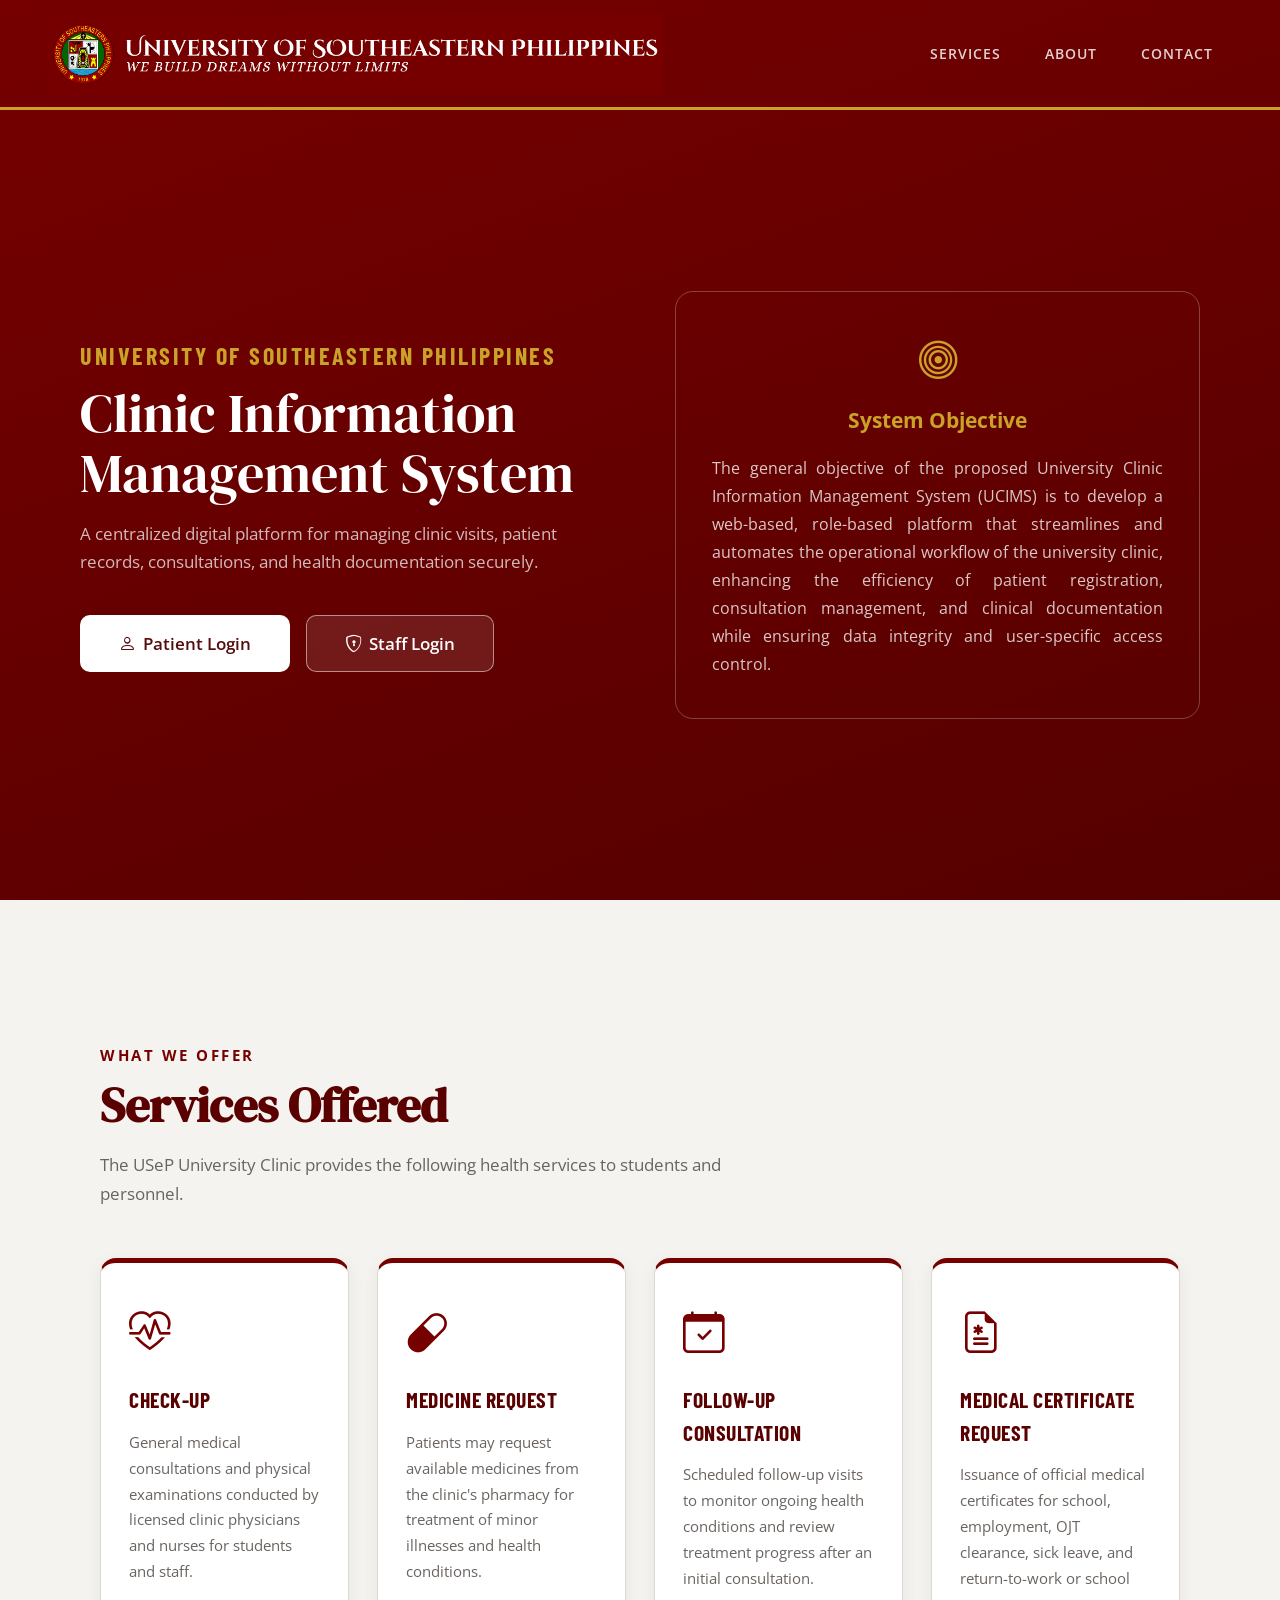
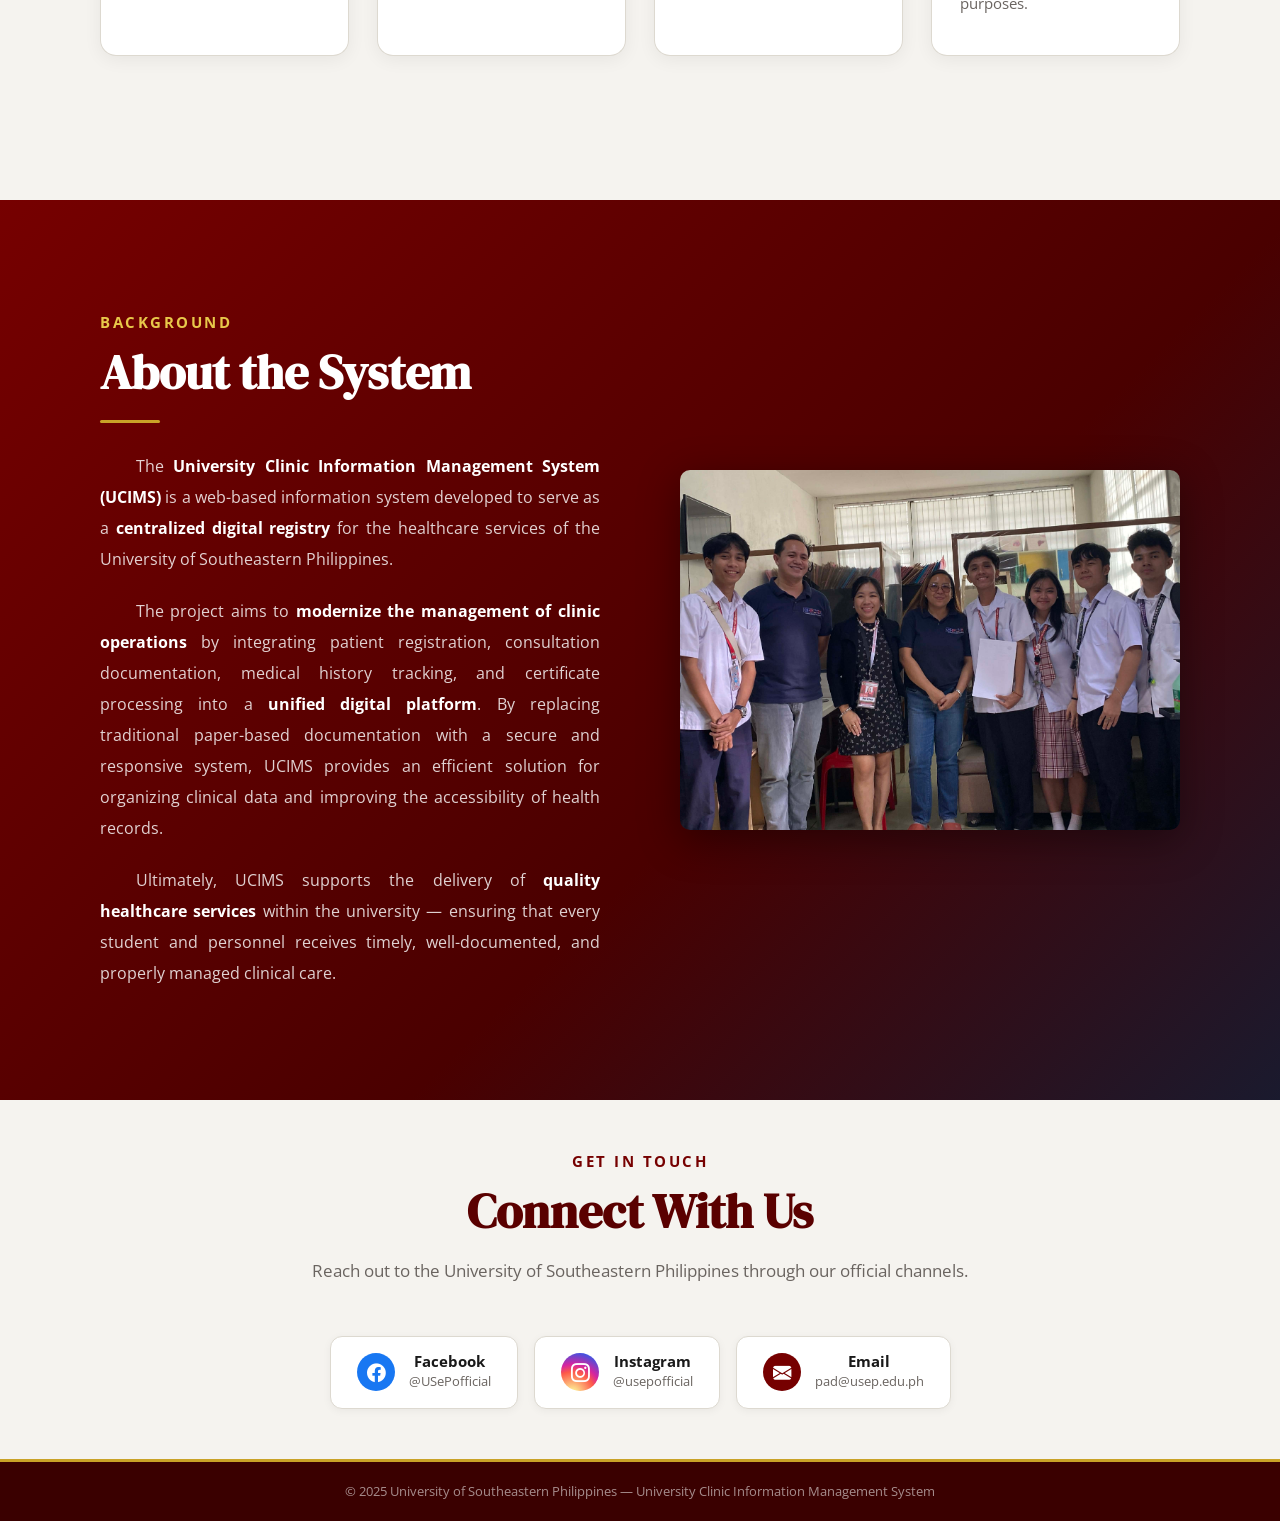
<file: index.html>
﻿<!DOCTYPE html>
<html lang="en">
<head>
<meta charset="UTF-8">
<meta name="viewport" content="width=device-width, initial-scale=1.0">
<title>UCIMS-University of Southeastern Philippines Clinic</title>
<link rel="stylesheet" href="assets/css/main.css">
<link rel="stylesheet" href="https://cdn.jsdelivr.net/npm/bootstrap-icons@1.11.3/font/bootstrap-icons.min.css">
</head>
<body>

<div class="page active" id="page-home">
  <div class="home-wrap">

    <!-- ── TOPBAR ── -->
    <div class="home-topbar">
      <img src="./assets/img/logoHeader.jpg" class="home-header-logo" alt="USeP — We Build Dreams Without Limits">
      <nav class="home-nav">
        <a href="#section-services" class="home-nav-link" onclick="scrollToSection('section-services')">Services</a>
        <a href="#section-about" class="home-nav-link" onclick="scrollToSection('section-about')">About</a>
        <a href="#section-socials" class="home-nav-link" onclick="scrollToSection('section-socials')">Contact</a>
      </nav>
    </div>

    <!-- ── HERO ── -->
    <div class="home-body" id="section-hero">
      <div class="home-container">
        <div class="home-center">
          <div class="home-univ">University of Southeastern Philippines</div>
          <div class="home-system">Clinic Information<br>Management System</div>
          <div class="home-tagline-sub">A centralized digital platform for managing clinic visits, patient records, consultations, and health documentation securely.</div>
          <div class="home-btns">
            <button class="btn btn-white btn-lg" onclick="showPage('page-login');setRole('patient')"><i class="bi bi-person"></i> Patient Login</button>
            <button class="btn btn-white-outline btn-lg" onclick="showPage('page-login');setRole('staff')"><i class="bi bi-shield-lock"></i> Staff Login</button>
          </div>
        </div>
        <div class="home-info">
          <div class="home-info-card">
            <div class="home-info-icon"><i class="bi bi-bullseye"></i></div>
            <div class="home-info-title">System Objective</div>
            <div class="home-info-text">
              The general objective of the proposed University Clinic Information Management System (UCIMS) is to develop a web-based, role-based platform that streamlines and automates the operational workflow of the university clinic, enhancing the efficiency of patient registration, consultation management, and clinical documentation while ensuring data integrity and user-specific access control.
            </div>
          </div>
        </div>
      </div>
    </div>

    <!-- ── SERVICES ── -->
    <section class="home-section" id="section-services">
      <div class="home-section-inner">
        <div class="home-section-label">What We Offer</div>
        <h2 class="home-section-title">Services Offered</h2>
        <p class="home-section-sub">The USeP University Clinic provides the following health services to students and personnel.</p>
        <div class="services-grid">
          <div class="service-card">
            <div class="service-icon"><i class="bi bi-heart-pulse"></i></div>
            <div class="service-name">Check-Up</div>
            <div class="service-desc">General medical consultations and physical examinations conducted by licensed clinic physicians and nurses for students and staff.</div>
          </div>
          <div class="service-card">
            <div class="service-icon"><i class="bi bi-capsule"></i></div>
            <div class="service-name">Medicine Request</div>
            <div class="service-desc">Patients may request available medicines from the clinic's pharmacy for treatment of minor illnesses and health conditions.</div>
          </div>
          <div class="service-card">
            <div class="service-icon"><i class="bi bi-calendar-check"></i></div>
            <div class="service-name">Follow-Up Consultation</div>
            <div class="service-desc">Scheduled follow-up visits to monitor ongoing health conditions and review treatment progress after an initial consultation.</div>
          </div>
          <div class="service-card">
            <div class="service-icon"><i class="bi bi-file-earmark-medical"></i></div>
            <div class="service-name">Medical Certificate Request</div>
            <div class="service-desc">Issuance of official medical certificates for school, employment, OJT clearance, sick leave, and return-to-work or school purposes.</div>
          </div>
        </div>
      </div>
    </section>

    <!-- ── ABOUT ── -->
    <section class="home-section home-section-dark" id="section-about">
      <div class="home-section-inner">
        <div class="about-layout">
          <div class="about-left">
            <div class="home-section-label" style="color:var(--gold-light);">Background</div>
            <h2 class="home-section-title about-section-title">About the System</h2>
            <div class="about-rule"></div>
            <div class="about-text">
              <p>The <strong>University Clinic Information Management System (UCIMS)</strong> is a web-based information system developed to serve as a <strong>centralized digital registry</strong> for the healthcare services of the University of Southeastern Philippines.</p>
              <p>The project aims to <strong>modernize the management of clinic operations</strong> by integrating patient registration, consultation documentation, medical history tracking, and certificate processing into a <strong>unified digital platform</strong>. By replacing traditional paper-based documentation with a secure and responsive system, UCIMS provides an efficient solution for organizing clinical data and improving the accessibility of health records.</p>
              <p>Ultimately, UCIMS supports the delivery of <strong>quality healthcare services</strong> within the university — ensuring that every student and personnel receives timely, well-documented, and properly managed clinical care.</p>
            </div>
          </div>
          <div class="about-photo-col">
            <img src="./assets/img/team.jpg" class="about-photo" alt="UCIMS Research Team">
          </div>
        </div>
      </div>
    </section>

    <!-- ── SOCIALS / CONTACT ── -->
    <section class="home-section home-section-socials" id="section-socials">
      <div class="home-section-inner home-section-inner-center">
        <div class="home-section-label">Get in Touch</div>
        <h2 class="home-section-title">Connect With Us</h2>
        <p class="home-section-sub home-section-sub-center">Reach out to the University of Southeastern Philippines through our official channels.</p>
        <div class="socials-grid">
          <a class="social-card" href="https://www.facebook.com/USePofficial" target="_blank" rel="noopener">
            <div class="social-icon facebook"><i class="bi bi-facebook"></i></div>
            <div class="social-text"><div class="social-name">Facebook</div><div class="social-handle">@USePofficial</div></div>
          </a>
          <a class="social-card" href="https://www.instagram.com/usepofficial/" target="_blank" rel="noopener">
            <div class="social-icon instagram"><i class="bi bi-instagram"></i></div>
            <div class="social-text"><div class="social-name">Instagram</div><div class="social-handle">@usepofficial</div></div>
          </a>
          <a class="social-card" href="mailto:pad@usep.edu.ph">
            <div class="social-icon email"><i class="bi bi-envelope-fill"></i></div>
            <div class="social-text"><div class="social-name">Email</div><div class="social-handle">pad@usep.edu.ph</div></div>
          </a>
        </div>
      </div>
    </section>

    <!-- ── FOOTER ── -->
    <footer class="home-footer">
      <span>© 2025 University of Southeastern Philippines — University Clinic Information Management System</span>
    </footer>

  </div>
</div>

<script>
function scrollToSection(id) {
  event.preventDefault();
  const el = document.getElementById(id);
  if (el) el.scrollIntoView({ behavior: 'smooth', block: 'start' });
}
</script>

<div class="page" id="page-login">
  <div class="auth-bg">
    <div class="auth-card">
      <div class="auth-logo-row">
        <img src="./assets/img/logo.png" class="logo-img" alt="USeP Logo">
        <div class="auth-univ-name">University of Southeastern Philippines</div>
        <div class="auth-sys-name">Clinic Information Management System</div>
      </div>
      <hr class="auth-divider">

      <div class="role-tabs">
        <button class="role-tab active" onclick="setRole('patient')">Patient</button>
        <button class="role-tab" onclick="setRole('staff')">Staff</button>
      </div>

      <div id="login-pat-fields">
        <div class="field"><label>Email Address</label><input type="email" id="login-email" placeholder="e.g. juan@usep.edu.ph"></div>
        <div class="field"><label>ID Number</label><input type="text" id="login-idnum" placeholder="e.g. P-001 or 2024-0001"></div>
      </div>

      <div id="login-staff-fields" style="display:none;">
        <div class="field"><label>Clinic ID Number</label><input type="text" id="login-clinicid" placeholder="e.g. N-001"></div>
        <div class="field"><label>Password</label><input type="password" id="login-staffpw" placeholder="e.g. Nurs3!23"></div>
      </div>

      <div class="alert alert-danger" id="login-error" style="display:none;"></div>
      <button class="btn btn-primary btn-block" onclick="doLogin()">Log In</button>

      <div id="login-register-link" style="text-align:center;margin-top:18px; font-size: 0.85rem;">
        <span class="text-muted">Don't have an account?</span> <span class="link" style="color: var(--blue); font-weight: 600;" onclick="goSignup()">Sign up</span>
      </div>

      <div style="margin-top:20px;background:#f9f8f6;border:1px solid var(--border);border-radius:8px;padding:12px 14px;">
        <div class="text-xs fw6 text-muted" style="text-transform:uppercase;letter-spacing:.5px;margin-bottom:6px;">Demo Credentials</div>
        <div class="text-xs text-muted" style="line-height:1.9;">
          <b>Patient:</b> maria@usep.edu.ph + P-001<br>
          <b>Nurse:</b> N-001 / Nurs3!23 &nbsp; <b>Doctor:</b> D-001 / DocT0r!23 &nbsp; <b>Admin:</b> A-001 / Adm1n!23
        </div>
      </div>
      <div style="text-align:center;margin-top:16px;">
        <span class="link text-xs" onclick="showPage('page-home')"><i class="bi bi-arrow-left"></i> Back to Home</span>
      </div>
    </div>
  </div>
</div>

<div class="page" id="page-signup">
  <div class="auth-bg" style="align-items:flex-start;padding:32px 16px;overflow-y:auto;">
    <div class="auth-card" style="width:560px;max-width:100%;">
      <div style="display:flex;align-items:center;gap:12px;margin-bottom:18px;padding-bottom:16px;border-bottom:1px solid var(--border);">
        <img src="./assets/img/logo.png" class="logo-img" alt="USeP" style="width:44px;height:44px;border-radius:50%;border:2px solid var(--gold);flex-shrink:0;">
        <div>
          <div style="font-family:'Barlow Condensed',sans-serif;font-size:.95rem;font-weight:700;letter-spacing:1.2px;text-transform:uppercase;color:var(--maroon);">Patient Registration</div>
          <div class="text-xs text-muted mt4">University of Southeastern Philippines Clinic</div>
        </div>
      </div>
      <div class="sp-bar" id="su-bar"></div>
      <div class="text-xs text-muted center mb8" id="su-step-lbl"></div>

      <div id="su-s1">
        <div class="card-title" style="font-size:.95rem;margin-bottom:12px;">Demographic Information</div>
        <div class="field-row">
          <div class="field"><label>First Name *</label><input id="su-fname" placeholder="Juan"></div>
          <div class="field"><label>Last Name *</label><input id="su-lname" placeholder="dela Cruz"></div>
        </div>
        <div class="field-row">
          <div class="field"><label>Date of Birth *</label><input type="date" id="su-dob"></div>
          <div class="field"><label>Sex *</label><select id="su-sex"><option value="">Select</option><option>Male</option><option>Female</option><option>Other</option></select></div>
        </div>
        <div class="field-row">
          <div class="field"><label>Civil Status</label><select id="su-civil"><option>Single</option><option>Married</option><option>Widowed</option></select></div>
          <div class="field"><label>Blood Type</label><select id="su-blood"><option value="">Unknown</option><option>A+</option><option>A-</option><option>B+</option><option>B-</option><option>AB+</option><option>AB-</option><option>O+</option><option>O-</option></select></div>
        </div>
        <div class="field"><label>Email Address *</label><input type="email" id="su-email" placeholder="you@usep.edu.ph"></div>
        <div class="field"><label>Home Address</label><input id="su-address" placeholder="Street, City, Province"></div>
        <div class="field"><label>Contact Number</label><input id="su-contact" placeholder="09xx-xxx-xxxx"></div>
        <div class="field"><label>Emergency Contact Name</label><input id="su-emname" placeholder="Full name"></div>
        <div class="field-row">
          <div class="field"><label>Emergency Contact No.</label><input id="su-emcontact" placeholder="09xx-xxx-xxxx"></div>
          <div class="field"><label>Relationship</label><input id="su-emrel" placeholder="e.g. Mother"></div>
        </div>
      </div>

      <div id="su-s2" style="display:none;">
        <div class="card-title" style="font-size:.95rem;margin-bottom:12px;">Medical History</div>
        <div class="field"><label>Known Allergies</label><input id="su-allergies" placeholder="e.g. Penicillin, None"></div>
        <div class="field"><label>Current Medications</label><textarea id="su-meds" placeholder="List medications or write None"></textarea></div>
        <div class="field"><label>Past Medical Conditions / Surgeries</label><textarea id="su-history" placeholder="e.g. Hypertension (2018)..."></textarea></div>
        <div class="field"><label>Family Medical History</label><textarea id="su-family" placeholder="e.g. Diabetes (mother)..."></textarea></div>
        <div class="field"><label>Immunizations</label><input id="su-immuniz" placeholder="e.g. COVID-19, Flu..."></div>
        <div class="field"><label>Lifestyle Notes</label><textarea id="su-lifestyle" placeholder="Smoker, alcohol use, activity level..."></textarea></div>
      </div>

      <div id="su-s3" style="display:none;">
        <div class="card-title" style="font-size:.95rem;margin-bottom:12px;">Permanent Patient Record</div>
        <div class="field-row">
          <div class="field"><label>Student / Employee ID *</label><input id="su-studid" placeholder="2024-00001"></div>
          <div class="field"><label>Patient Type</label><select id="su-pattype"><option>Student</option><option>Staff</option></select></div>
        </div>
        <div class="field"><label>College / Department *</label>
          <select id="su-dept">
            <option value="">Select your college...</option>
            <option>College of Engineering</option>
            <option>College of Arts and Sciences</option>
            <option>College of Economics</option>
            <option>College of Education</option>
            <option>College of Business Administration</option>
            <option>College of Information and Computing</option>
            <option>College of Technology</option>
          </select>
        </div>
        <div class="field"><label>Year Level</label>
          <select id="su-yearsec">
            <option value="">Select year level...</option>
            <option>1st Year</option><option>2nd Year</option><option>3rd Year</option><option>4th Year</option>
          </select>
        </div>
        <div class="field"><label>PhilHealth / HMO Number</label><input id="su-philhealth" placeholder="Optional"></div>
        <div class="field"><label>Primary Care Physician (if any)</label><input id="su-pcp" placeholder="Optional"></div>
      </div>

      <div id="su-s4" style="display:none;">
        <div class="card-title" style="font-size:.95rem;margin-bottom:12px;">Consent Form & Account Setup</div>
        <div class="alert alert-info" style="font-size:.82rem;line-height:1.6;margin-bottom:14px;">
          By registering, you voluntarily consent to the collection and processing of your personal and medical information by the USeP University Clinic for health service purposes, in accordance with RA 11058 and the Data Privacy Act (RA 10173). Your records will be kept strictly confidential.
        </div>
        <div class="field-check"><input type="checkbox" id="su-c1"><label for="su-c1">I consent to the collection and processing of my personal and medical data for health service purposes. *</label></div>
        <div class="field-check"><input type="checkbox" id="su-c2"><label for="su-c2">I confirm that all information I have provided is accurate and complete. *</label></div>
        <div class="field-check"><input type="checkbox" id="su-c3"><label for="su-c3">I allow the clinic to share relevant information with referring physicians when necessary.</label></div>
        <hr class="div" style="margin:14px 0;">
        <div class="field-row">
          <div class="field"><label>Create Login ID *</label><input id="su-lid" placeholder="e.g. P-2024-001"></div>
          <div class="field"><label>Set Password *</label><input type="password" id="su-lpw" placeholder="Min. 6 characters"></div>
        </div>
      </div>

      <div class="alert alert-danger" id="su-err" style="display:none;margin-top:10px;"></div>
      <div style="display:flex;justify-content:space-between;gap:10px;margin-top:16px;">
        <button class="btn btn-outline" id="su-back" onclick="suBack()" style="display:none;"><i class="bi bi-arrow-left"></i> Back</button>
        <button class="btn btn-primary" id="su-next" onclick="suNext()" style="margin-left:auto;">Next <i class="bi bi-arrow-right"></i></button>
      </div>
      <div class="center mt12"><span class="link text-xs" onclick="showPage('page-login')"><i class="bi bi-arrow-left"></i> Back to Login</span></div>
    </div>
  </div>
</div>

<div class="page" id="page-patient">
  <div class="topbar">
    <div class="topbar-brand">
      <img src="./assets/img/logo.png" class="logo-img" alt="USeP">
      <div class="topbar-brand-text">
        <span class="topbar-brand-title">University of Southeastern Philippines</span>
        <span class="topbar-brand-sub">Clinic Information Management System</span>
      </div>
    </div>
    <div class="topbar-right">
      <div class="topbar-user">
        <div class="topbar-avatar" id="patient-tb-av">P</div>
        <div><div class="topbar-user-name" id="patient-tb-name">Patient</div><div class="topbar-user-role" id="patient-tb-role">Patient Portal</div></div>
      </div>
      <button class="btn-logout" onclick="logout()">Sign Out</button>
    </div>
  </div>
  <div class="layout">
    <div class="sidebar">
      <div class="sidebar-head"><img src="./assets/img/logo.png" class="logo-img" alt="USeP"><div class="sidebar-header-text"><div class="sh-title">USeP Clinic</div><div class="sh-sub">Patient Portal</div></div></div>
      <div class="sidebar-section">Visit</div>
      <a onclick="patNav('visit')"><i class="bi bi-hospital nav-icon"></i> Visit Purpose Selection</a>
      <a onclick="patNav('queue')"><i class="bi bi-list-ol nav-icon"></i> Queue Status</a>
    </div>
    <div class="main-content" id="pat-main"></div>
  </div>
</div>

<div class="page" id="page-nurse">
  <div class="topbar">
    <div class="topbar-brand">
      <img src="" class="logo-img" alt="USeP">
      <div class="topbar-brand-text">
        <span class="topbar-brand-title">University of Southeastern Philippines</span>
        <span class="topbar-brand-sub">Clinic Information Management System</span>
      </div>
    </div>
    <div class="topbar-right">
      <div class="topbar-user">
        <div class="topbar-avatar" id="nurse-tb-av" style="background:var(--blue);">N</div>
        <div><div class="topbar-user-name" id="nurse-tb-name">Nurse</div><div class="topbar-user-role" id="nurse-tb-role">Nurse Interface</div></div>
      </div>
      <button class="btn-logout" onclick="logout()">Sign Out</button>
    </div>
  </div>
  <div class="layout">
    <div class="sidebar">
      <div class="sidebar-head"><img src="" class="logo-img" alt="USeP"><div class="sidebar-header-text"><div class="sh-title">USeP Clinic</div><div class="sh-sub">Nurse Interface</div></div></div>
      <div class="sidebar-section">Queue</div>
      <a id="nn-queue" onclick="nurseNav('queue')"><i class="bi bi-people nav-icon"></i> Queue Monitoring</a>
      <div class="sidebar-section">Records</div>
      <a id="nn-records" onclick="nurseNav('records')"><i class="bi bi-folder2-open nav-icon"></i> Record Management</a>
      <a id="nn-daily-records" onclick="nurseNav('daily-records')"><i class="bi bi-clipboard-pulse nav-icon"></i> Daily Patient Records</a>
      <div class="sidebar-section">Services</div>
      <a id="nn-services" onclick="nurseNav('services')"><i class="bi bi-capsule nav-icon"></i> Services</a>
      <div class="sidebar-section">Logs</div>
      <a id="nn-log" onclick="nurseNav('log')"><i class="bi bi-calendar3 nav-icon"></i> Daily Patient Log</a>
    </div>
    <div class="main-content" id="nurse-main"></div>
  </div>
</div>

<div class="page" id="page-doctor">
  <div class="topbar">
    <div class="topbar-brand">
      <img src="" class="logo-img" alt="USeP">
      <div class="topbar-brand-text">
        <span class="topbar-brand-title">University of Southeastern Philippines</span>
        <span class="topbar-brand-sub">Clinic Information Management System</span>
      </div>
    </div>
    <div class="topbar-right">
      <div class="topbar-user">
        <div class="topbar-avatar" id="doctor-tb-av" style="background:var(--green);">D</div>
        <div><div class="topbar-user-name" id="doctor-tb-name">Doctor</div><div class="topbar-user-role" id="doctor-tb-role">Doctor Interface</div></div>
      </div>
      <button class="btn-logout" onclick="logout()">Sign Out</button>
    </div>
  </div>
  <div class="layout">
    <div class="sidebar">
      <div class="sidebar-head"><img src="" class="logo-img" alt="USeP"><div class="sidebar-header-text"><div class="sh-title">USeP Clinic</div><div class="sh-sub">Doctor Interface</div></div></div>
      <div class="sidebar-section">Consultations</div>
      <a id="dn-consult" onclick="docNav('consult')"><i class="bi bi-heart-pulse nav-icon"></i> Active Consultations</a>
      <div class="sidebar-section">History</div>
      <a id="dn-history" onclick="docNav('history')"><i class="bi bi-clock-history nav-icon"></i> Examination History</a>
    </div>
    <div class="main-content" id="doctor-main"></div>
  </div>
</div>

<div class="page" id="page-admin">
  <div class="topbar">
    <div class="topbar-brand">
      <img src="" class="logo-img" alt="USeP">
      <div class="topbar-brand-text">
        <span class="topbar-brand-title">University of Southeastern Philippines</span>
        <span class="topbar-brand-sub">Clinic Information Management System</span>
      </div>
    </div>
    <div class="topbar-right">
      <div class="topbar-user">
        <div class="topbar-avatar" id="admin-tb-av" style="background:#555;">A</div>
        <div><div class="topbar-user-name" id="admin-tb-name">Admin</div><div class="topbar-user-role" id="admin-tb-role">Admin Interface</div></div>
      </div>
      <button class="btn-logout" onclick="logout()">Sign Out</button>
    </div>
  </div>
  <div class="layout">
    <div class="sidebar">
      <div class="sidebar-head"><img src="" class="logo-img" alt="USeP"><div class="sidebar-header-text"><div class="sh-title">USeP Clinic</div><div class="sh-sub">Admin Interface</div></div></div>
      <div class="sidebar-section">Management</div>
      <a id="an-accounts"   onclick="adminNav('accounts')"><i class="bi bi-person-lines-fill nav-icon"></i> Account Creation</a>
      <a id="an-auth"       onclick="adminNav('auth')"><i class="bi bi-shield-lock nav-icon"></i> Authorization Management</a>
      <div class="sidebar-section">Validation</div>
      <a id="an-validation" onclick="adminNav('validation')"><i class="bi bi-check2-all nav-icon"></i> Record Validation</a>
    </div>
    <div class="main-content" id="admin-main"></div>
  </div>
</div>

<div class="modal-overlay" id="modal-triage">
  <div class="modal">
    <button class="modal-close" onclick="closeModal('modal-triage')"><i class="bi bi-x"></i></button>
    <div class="modal-title"><i class="bi bi-clipboard2-pulse"></i> Triage Assessment</div>
    <div class="text-sm text-muted mb8" id="triage-patient"></div>
    <div class="card-title" style="font-size:.88rem;margin-bottom:10px;">Vital Signs</div>
    <div class="field-row">
      <div class="field"><label>Blood Pressure (mmHg) *</label><input id="tr-bp" placeholder="e.g. 120/80"></div>
      <div class="field"><label>Heart Rate (bpm)</label><input id="tr-hr" placeholder="e.g. 78"></div>
    </div>
    <div class="field-row">
      <div class="field"><label>Temperature (Â°C)</label><input id="tr-temp" placeholder="e.g. 36.8"></div>
      <div class="field"><label>Respiratory Rate</label><input id="tr-rr" placeholder="breaths/min"></div>
    </div>
    <div class="field-row3">
      <div class="field"><label>Oâ‚‚ Saturation (%)</label><input id="tr-o2" placeholder="e.g. 98"></div>
      <div class="field"><label>Weight (kg)</label><input id="tr-weight" placeholder="e.g. 60"></div>
      <div class="field"><label>Height (cm)</label><input id="tr-height" placeholder="e.g. 165"></div>
    </div>
    <hr class="div">
    <div class="card-title" style="font-size:.88rem;margin-bottom:10px;">Chief Complaint & Assessment</div>
    <div class="field"><label>Chief Complaint *</label><input id="tr-complaint" placeholder="Patient's primary concern"></div>
    <div class="field"><label>Initial Assessment Notes</label><textarea id="tr-notes" placeholder="Nurse's initial observations..."></textarea></div>
    <div class="field"><label>Triage Priority</label>
      <select id="tr-priority">
        <option value="green">ðŸŸ¢ Green â€” Non-urgent</option>
        <option value="yellow">ðŸŸ¡ Yellow â€” Urgent</option>
        <option value="red">ðŸ”´ Red â€” Immediate</option>
      </select>
    </div>
    <div class="modal-footer">
      <button class="btn btn-outline" onclick="closeModal('modal-triage')">Cancel</button>
      <button class="btn btn-primary" onclick="saveTriage()"><i class="bi bi-save"></i> Save Triage</button>
    </div>
  </div>
</div>

<div class="modal-overlay" id="modal-view">
  <div class="modal modal-lg">
    <button class="modal-close" onclick="closeModal('modal-view')"><i class="bi bi-x"></i></button>
    <div class="modal-title"><i class="bi bi-file-medical"></i> Patient Record</div>
    <div id="view-modal-content"></div>
    <div class="modal-footer"><button class="btn btn-outline" onclick="closeModal('modal-view')">Close</button></div>
  </div>
</div>

<div class="modal-overlay" id="modal-services">
  <div class="modal">
    <button class="modal-close" onclick="closeModal('modal-services')"><i class="bi bi-x"></i></button>
    <div class="modal-title"><i class="bi bi-capsule"></i> Services</div>
    <div class="text-sm text-muted mb8" id="svc-patient"></div>
    <div class="tabs" id="svc-tabs">
      <button class="tab active" onclick="svcTabSwitch('medicine')"><i class="bi bi-capsule"></i> Medicine Issuance</button>
      <button class="tab" onclick="svcTabSwitch('certificate')"><i class="bi bi-file-earmark-medical"></i> Medical Certificate</button>
    </div>
    <div class="tab-panel active" id="st-medicine">
      <div class="field"><label>Medicine Name *</label><input id="svc-med-name" placeholder="Generic name"></div>
      <div class="field-row">
        <div class="field"><label>Dosage</label><input id="svc-med-dose" placeholder="e.g. 500mg"></div>
        <div class="field"><label>Quantity Issued</label><input id="svc-med-qty" placeholder="e.g. 10 tablets"></div>
      </div>
      <div class="field"><label>Instructions</label><input id="svc-med-instr" placeholder="e.g. 1 tab every 8 hours"></div>
      <div class="field"><label>Issued By</label><input id="svc-med-by" placeholder="Nurse name"></div>
      <button class="btn btn-primary w100" onclick="saveMedicine()"><i class="bi bi-check-circle"></i> Record Medicine Issuance</button>
    </div>
    <div class="tab-panel" id="st-certificate">
      <div class="field"><label>Certificate Type</label>
        <select id="svc-cert-type">
          <option>Medical Certificate for School</option>
          <option>Medical Certificate for Employment</option>
          <option>OJT Clearance Certificate</option>
          <option>Sick Leave Certificate</option>
          <option>Return-to-School / Work Certificate</option>
        </select>
      </div>
      <div class="field"><label>Diagnosis / Reason</label><textarea id="svc-cert-diag" placeholder="As per clinical findings..."></textarea></div>
      <div class="field-row">
        <div class="field"><label>Date From</label><input type="date" id="svc-cert-from"></div>
        <div class="field"><label>Date To</label><input type="date" id="svc-cert-to"></div>
      </div>
      <div class="field"><label>Issued By</label><input id="svc-cert-by" placeholder="Dr. / Nurse name"></div>
      <button class="btn btn-primary w100" onclick="saveCert()"><i class="bi bi-file-earmark-check"></i> Issue Certificate</button>
    </div>
    <div id="svc-issued-list"></div>
    <div class="modal-footer"><button class="btn btn-outline" onclick="closeModal('modal-services')">Close</button></div>
  </div>
</div>

<div class="modal-overlay" id="modal-exam">
  <div class="modal modal-lg">
    <button class="modal-close" onclick="closeModal('modal-exam')"><i class="bi bi-x"></i></button>
    <div class="modal-title"><i class="bi bi-heart-pulse"></i> Medical Examination</div>
    <div class="text-sm text-muted mb8" id="exam-modal-patient"></div>
    <div class="tabs" id="exam-tabs">
      <button class="tab active" onclick="examModalTab('triage-review')">1. Triage Assessment</button>
      <button class="tab" onclick="examModalTab('diagnosis')">2. Physician Diagnosis</button>
      <button class="tab" onclick="examModalTab('prescriptions')">3. Prescriptions</button>
      <button class="tab" onclick="examModalTab('finalize')">4. Finalization</button>
    </div>

    <div class="tab-panel active" id="emt-triage-review">
      <div id="triage-review-content"></div>
      <div class="modal-footer" style="border:none;padding-top:8px;">
        <button class="btn btn-primary" onclick="examModalTab('diagnosis')">Next: Physician Diagnosis <i class="bi bi-arrow-right"></i></button>
      </div>
    </div>

    <div class="tab-panel" id="emt-diagnosis">
      <div class="field-row">
        <div class="field"><label>General Appearance</label><input id="ex-general" placeholder="e.g. Conscious, coherent, not in distress"></div>
        <div class="field"><label>HEENT</label><input id="ex-heent" placeholder="Head, Eyes, Ears, Nose, Throat"></div>
      </div>
      <div class="field-row">
        <div class="field"><label>Chest / Lungs</label><input id="ex-chest" placeholder="Auscultation findings"></div>
        <div class="field"><label>Cardiovascular</label><input id="ex-cardio" placeholder="Heart sounds, pulses"></div>
      </div>
      <div class="field-row">
        <div class="field"><label>Abdomen</label><input id="ex-abdomen" placeholder="Soft, non-tender, etc."></div>
        <div class="field"><label>Extremities</label><input id="ex-extremities" placeholder="Gross motor, sensation"></div>
      </div>
      <div class="field"><label>Neurological</label><input id="ex-neuro" placeholder="GCS, orientation..."></div>
      <hr class="div">
      <div class="field"><label>Diagnosis / Clinical Impression *</label><textarea id="ex-diagnosis" placeholder="Primary and secondary diagnoses..."></textarea></div>
      <div class="field"><label>ICD-10 Code (optional)</label><input id="ex-icd" placeholder="e.g. J06.9"></div>
      <div class="modal-footer" style="border:none;padding-top:8px;">
        <button class="btn btn-outline" onclick="examModalTab('triage-review')"><i class="bi bi-arrow-left"></i> Back</button>
        <button class="btn btn-primary" onclick="saveDiagnosis()">Save & Continue <i class="bi bi-arrow-right"></i></button>
      </div>
    </div>

    <div class="tab-panel" id="emt-prescriptions">
      <div class="card-title" style="font-size:.88rem;margin-bottom:10px;">Laboratory Requests</div>
      <div style="display:grid;grid-template-columns:1fr 1fr;gap:8px;margin-bottom:14px;">
        <label class="field-check"><input type="checkbox" class="lab-chk" value="CBC" style="width:auto;"> CBC</label>
        <label class="field-check"><input type="checkbox" class="lab-chk" value="Urinalysis" style="width:auto;"> Urinalysis</label>
        <label class="field-check"><input type="checkbox" class="lab-chk" value="Blood Chemistry" style="width:auto;"> Blood Chemistry</label>
        <label class="field-check"><input type="checkbox" class="lab-chk" value="Chest X-Ray" style="width:auto;"> Chest X-Ray</label>
        <label class="field-check"><input type="checkbox" class="lab-chk" value="ECG" style="width:auto;"> ECG</label>
        <label class="field-check"><input type="checkbox" class="lab-chk" value="Fecalysis" style="width:auto;"> Fecalysis</label>
      </div>
      <div class="field"><label>Other Lab Requests</label><input id="ex-lab-other" placeholder="Specify other tests..."></div>
      <hr class="div">
      <div class="card-title" style="font-size:.88rem;margin-bottom:10px;">Prescriptions</div>
      <div id="rx-list"></div>
      <button class="btn btn-outline btn-sm mb8" onclick="addRx()"><i class="bi bi-plus"></i> Add Medication</button>
      <hr class="div">
      <div class="field"><label>Treatment Instructions / Referral</label><textarea id="ex-instructions" placeholder="Follow-up, referral, lifestyle advice..."></textarea></div>
      <div class="modal-footer" style="border:none;padding-top:8px;">
        <button class="btn btn-outline" onclick="examModalTab('diagnosis')"><i class="bi bi-arrow-left"></i> Back</button>
        <button class="btn btn-primary" onclick="savePrescriptions()">Save & Continue <i class="bi bi-arrow-right"></i></button>
      </div>
    </div>

    <div class="tab-panel" id="emt-finalize">
      <div class="alert alert-info text-sm">Review the complete consultation summary below. Once finalized, this record is permanent and will be added to the Daily Patient Log.</div>
      <div id="finalize-summary" style="margin-top:12px;"></div>
      <div class="field mt8"><label>Doctor's Final Notes / Disposition</label><textarea id="ex-final-notes" placeholder="Discharge instructions, follow-up date, additional remarks..."></textarea></div>
      <div class="modal-footer" style="border:none;padding-top:8px;">
        <button class="btn btn-outline" onclick="examModalTab('prescriptions')"><i class="bi bi-arrow-left"></i> Back</button>
        <button class="btn btn-primary" onclick="finalizeConsult()" style="flex:1;"><i class="bi bi-check-circle"></i> Finalize & Approve Clinical Findings</button>
      </div>
    </div>
  </div>
</div>

<script src="assets/js/data.js"></script>
<script src="assets/js/shared.js"></script>
<script src="assets/js/auth.js"></script>
<script src="assets/js/patient.js"></script>
<script src="assets/js/nurse.js"></script>
<script src="assets/js/doctor.js"></script>
<script src="assets/js/admin.js"></script>
<script src="assets/js/modals.js"></script>
</body>
</html>
</file>
<file: assets/css/main.css>
/* ══════════════════════════════════════════════════════
   UCIMS — Main Stylesheet
   Theme: Left-Aligned Enterprise Dashboard
   ══════════════════════════════════════════════════════ */

@import url('https://fonts.googleapis.com/css2?family=Barlow+Condensed:wght@600;700&family=Open+Sans:wght@300;400;500;600;700&family=DM+Serif+Display&display=swap');

:root {
  --maroon:       #7B1113;
  --maroon-dark:  #560D0F;
  --maroon-light: #9B1E20;
  --gold:         #C9A227;
  --gold-light:   #E8C84A;
  --green:        #2D6A2D;
  --blue:         #1A3A6B;
  --white:        #FFFFFF;
  --bg:           #F5F4F0;
  --surface:      #FFFFFF;
  --border:       #DDD9D0;
  --border-light: #EDEBE5;
  --text:         #1A1A1A;
  --text-muted:   #6A6460;
  --radius:       8px;
  --radius-lg:    12px;
  --shadow:       0 2px 12px rgba(0,0,0,0.08);
  --shadow-lg:    0 8px 32px rgba(0,0,0,0.14);
  --topbar-h:     64px;
  --sidebar-w:    242px;
}

*, *::before, *::after { box-sizing: border-box; margin: 0; padding: 0; }
body { font-family: 'Open Sans', sans-serif; background: var(--bg); color: var(--text); min-height: 100vh; line-height: 1.5; }
a { text-decoration: none; color: inherit; }
button { cursor: pointer; font-family: inherit; }
input, select, textarea { font-family: inherit; }
ul { list-style: none; }

/* Page system */
.page { display: none; min-height: 100vh; flex-direction: column; }
.page.active { display: flex; }

/* ── TOPBAR ── */
.topbar {
  height: var(--topbar-h); background: var(--maroon);
  border-bottom: 3px solid var(--gold);
  display: flex; align-items: center; justify-content: space-between;
  padding: 0 24px; position: sticky; top: 0; z-index: 200; flex-shrink: 0;
}
.topbar-brand { display: flex; align-items: center; gap: 12px; }
.topbar-brand img { width: 42px; height: 42px; border-radius: 50%; border: 2px solid rgba(201,162,39,0.7); flex-shrink: 0; background: #fff; }
.topbar-brand-text { display: flex; flex-direction: column; line-height: 1.1; }
.topbar-brand-title { font-family: 'Barlow Condensed', sans-serif; font-size: 1.05rem; font-weight: 700; letter-spacing: 1.5px; text-transform: uppercase; color: #fff; }
.topbar-brand-sub { font-size: 0.62rem; color: rgba(255,255,255,0.65); letter-spacing: 0.5px; text-transform: uppercase; margin-top: 2px; }
.topbar-right { display: flex; align-items: center; gap: 14px; }
.topbar-user { display: flex; align-items: center; gap: 9px; color: rgba(255,255,255,0.9); }
.topbar-avatar { width: 32px; height: 32px; border-radius: 50%; background: var(--gold); color: var(--maroon-dark); font-weight: 700; font-size: 0.9rem; display: flex; align-items: center; justify-content: center; flex-shrink: 0; }
.topbar-user-name { font-weight: 600; font-size: 0.85rem; color: #fff; }
.topbar-user-role { font-size: 0.68rem; color: rgba(255,255,255,0.6); text-transform: uppercase; letter-spacing: 0.5px; }
.btn-logout { background: rgba(255,255,255,0.12); border: 1px solid rgba(255,255,255,0.25); color: #fff; padding: 6px 14px; border-radius: var(--radius); font-size: 0.8rem; transition: background 0.2s; }
.btn-logout:hover { background: rgba(255,255,255,0.22); }

/* ── LAYOUT ── */
.layout { display: flex; flex: 1; overflow: hidden; min-height: calc(100vh - var(--topbar-h)); }
.sidebar { width: var(--sidebar-w); min-width: var(--sidebar-w); background: var(--surface); border-right: 1px solid var(--border); display: flex; flex-direction: column; overflow-y: auto; }
.sidebar-head { background: linear-gradient(135deg, var(--maroon-dark), var(--maroon)); padding: 14px 16px; display: flex; align-items: center; gap: 10px; flex-shrink: 0; }
.sidebar-head img { width: 30px; height: 30px; border-radius: 50%; border: 1.5px solid var(--gold); background:#fff; }
.sidebar-head .sh-title { font-family: 'Barlow Condensed', sans-serif; font-size: 0.82rem; font-weight: 700; letter-spacing: 1px; text-transform: uppercase; color: #fff; }
.sidebar-head .sh-sub { font-size: 0.62rem; color: rgba(255,255,255,0.6); margin-top: 1px; }
.sidebar-section { font-size: 0.63rem; font-weight: 700; letter-spacing: 1.2px; text-transform: uppercase; color: var(--text-muted); padding: 12px 16px 4px; border-top: 1px solid var(--border-light); margin-top: 4px; }
.sidebar-section:first-of-type { border-top: none; }
.sidebar a { display: flex; align-items: center; gap: 10px; padding: 9px 16px; font-size: 0.845rem; color: var(--text); border-left: 3px solid transparent; transition: all 0.15s; }
.sidebar a:hover { background: #f5f2ec; color: var(--maroon); }
.sidebar a.active { background: #fdf5f5; border-left-color: var(--maroon); color: var(--maroon); font-weight: 600; }
.nav-icon { font-size: 1rem; width: 20px; text-align: center; flex-shrink: 0; }

/* Dashboard layout resets for spanning */
.main-content { flex: 1; overflow-y: auto; padding: 40px 48px; display: block; }
.main-content > * { max-width: 1400px; }

/* ── HOME PAGE ── */
.home-wrap { background: linear-gradient(160deg, #760000 0%, #4a0000 50%, #1A3A6B 100%); display: flex; flex-direction: column; }
.home-topbar { padding: 0 48px; height: 110px; display: flex; align-items: center; justify-content: space-between; border-bottom: 3px solid var(--gold); flex-shrink: 0; }
.home-header-logo { height: 82px; width: auto; object-fit: contain; display: block; }
.home-brand { display: flex; align-items: center; gap: 14px; }
.home-brand img { width: 46px; height: 46px; border-radius: 50%; border: 2px solid var(--gold); background:#fff; }
.home-brand-name { font-family: 'Barlow Condensed', sans-serif; font-size: 1.1rem; font-weight: 700; letter-spacing: 2px; text-transform: uppercase; color: var(--gold); line-height: 1.1; }
.home-body { height: calc(100vh - 110px); display: flex; align-items: center; justify-content: center; padding: 40px 80px; flex-shrink: 0; }
.home-container { display: grid; grid-template-columns: 1fr 1fr; gap: 70px; max-width: 1300px; width: 100%; align-items: center; }
.home-center { text-align: left; }
.home-center img { width: 140px; height: 140px; border-radius: 50%; box-shadow: 0 8px 32px rgba(0,0,0,0.3); margin-bottom: 22px; background:#fff; }
.home-univ { font-family: 'Barlow Condensed', sans-serif; font-size: 1.5rem; font-weight: 700; letter-spacing: 2.5px; text-transform: uppercase; color: var(--gold); margin-bottom: 10px; }
.home-system { font-family: 'DM Serif Display', serif; font-size: 3.4rem; color: #fff; line-height: 1.1; margin-bottom: 16px; }
.home-tagline, .home-tagline-sub { font-size: 1.08rem; color: rgba(255,255,255,0.72); margin-bottom: 38px; line-height:1.65; max-width: 520px; }
.home-btns { display: flex; gap: 16px; justify-content: flex-start; flex-wrap: wrap; }
.home-info { display: grid; grid-template-columns: 1fr; gap: 20px; margin-top: 0; }
.home-info-card { background: transparent; border: 1.5px solid rgba(255,255,255,0.25); border-radius: 18px; padding: 40px 36px; text-align: center; }
.home-info-icon { font-size: 2.4rem; margin-bottom: 16px; color:var(--gold); }
.home-info-title { font-weight: 700; color: var(--gold); font-size: 1.3rem; margin-bottom: 18px; }
.home-info-text { font-size: 1rem; color: rgba(255,255,255,0.78); line-height: 1.75; text-align: justify; }

/* ── AUTH TYPOGRAPHY & SPACING ── */
.auth-bg { min-height: 100vh; background: linear-gradient(160deg, var(--maroon-dark) 0%, #3d0a0b 45%, var(--blue) 100%); display: flex; align-items: center; justify-content: center; padding: 32px 16px; }
.auth-card { background: #fff; border-radius: var(--radius-lg); padding: 38px 40px; width: 440px; max-width: 100%; border-top: 5px solid var(--maroon); box-shadow: var(--shadow-lg); }
.auth-logo-row { display: flex; flex-direction: column; align-items: center; gap: 10px; margin-bottom: 22px; text-align: center; }
.auth-logo-row img { width: 70px; height: 70px; border-radius: 50%; border: 3px solid var(--gold); box-shadow: 0 4px 16px rgba(123,17,19,0.2); background:#fff; }
.auth-univ-name { font-family: 'Barlow Condensed', sans-serif; font-size: 1.15rem; font-weight: 700; letter-spacing: 1.5px; text-transform: uppercase; color: var(--maroon); line-height: 1.2; }
.auth-sys-name { font-family: 'Open Sans', sans-serif; font-size: 0.8rem; font-weight: 500; color: var(--text-muted); letter-spacing: 0.5px; margin-top: 4px; }
.auth-divider { border: none; border-top: 1px solid var(--border); margin: 16px 0; }
.role-tabs { display: flex; border: 1.5px solid var(--border); border-radius: var(--radius); overflow: hidden; margin-bottom: 18px; }
.role-tab { flex: 1; padding: 12px 8px; text-align: center; font-size: 0.85rem; cursor: pointer; background: #f9f8f6; color: var(--text-muted); border: none; transition: all 0.2s; font-family: 'Open Sans', sans-serif; font-weight: 600; }
.role-tab.active { background: var(--maroon); color: #fff; }
.role-tab:not(:last-child) { border-right: 1.5px solid var(--border); }

/* ── FORMS ── */
.field { margin-bottom: 16px; }
.field label { display: block; font-family: 'Open Sans', sans-serif; font-size: 0.75rem; font-weight: 700; color: #333; text-transform: uppercase; letter-spacing: 0.5px; margin-bottom: 6px; }
.field input, .field select, .field textarea { width: 100%; padding: 12px 14px; border: 1.5px solid var(--border); border-radius: var(--radius); font-size: 0.9rem; font-family: 'Open Sans', sans-serif; background: #fdfdfc; color: var(--text); outline: none; transition: border 0.18s; }
.field input:focus, .field select:focus, .field textarea:focus { border-color: var(--maroon); }
.field textarea { resize: vertical; min-height: 70px; }
.field-row { display: grid; grid-template-columns: 1fr 1fr; gap: 12px; }
.field-row3 { display: grid; grid-template-columns: 1fr 1fr 1fr; gap: 12px; }
.field-check { display: flex; align-items: flex-start; gap: 9px; margin-bottom: 11px; }
.field-check input[type=checkbox] { width: 15px; height: 15px; margin-top: 2px; accent-color: var(--maroon); flex-shrink: 0; }
.field-check label { font-size: 0.845rem; color: var(--text); text-transform: none; letter-spacing: 0; font-weight: 400; }

/* ── BUTTONS ── */
.btn { display: inline-flex; align-items: center; gap: 7px; padding: 10px 22px; border-radius: var(--radius); font-size: 0.875rem; font-family: inherit; font-weight: 600; border: none; transition: all 0.18s; cursor: pointer; text-align: center; justify-content: center; white-space: nowrap; }
.btn:hover { transform: translateY(-2px); box-shadow: 0 4px 12px rgba(0,0,0,0.08); }
.btn:active { transform: translateY(0); }
.btn-primary { background: var(--maroon); color: #fff; }
.btn-primary:hover { background: var(--maroon-dark); box-shadow: 0 4px 12px rgba(123,17,19,0.25); }

/* Landing Page Specific Buttons */
.btn-white { background: #ffffff; color: var(--maroon-dark); border: 1px solid transparent; }
.btn-white:hover { background: #f0f0f0; transform: translateY(-2px); box-shadow: 0 4px 12px rgba(0,0,0,0.15); }
.btn-white-outline { background: rgba(255,255,255,0.1); border: 1px solid rgba(255,255,255,0.5); color: #ffffff; }
.btn-white-outline:hover { background: rgba(255,255,255,0.2); border-color: #ffffff; transform: translateY(-2px); }

/* Standard Forms & Dashboards */
.btn-outline { background: #fff; border: 1.5px solid var(--border); color: var(--text-muted); }
.btn-outline:hover { background: #fdf5f5; border-color: var(--maroon); color: var(--maroon); }
.btn-danger { background: #C0392B; color: #fff; }
.btn-danger:hover { background: #962d22; }
.btn-sm { padding: 7px 14px; font-size: 0.8rem; }
.btn-lg { padding: 16px 38px; font-size: 1.08rem; border-radius: 10px; }
.btn-block { width: 100%; }

/* PATIENT CARD HOVERS */
.purpose-card { background: #fff; border: 2px solid var(--border); border-radius: 12px; padding: 28px 22px; cursor: pointer; transition: all .18s; position: relative; }
.purpose-card:hover { border-color: var(--maroon); background: #fdf5f5; transform: translateY(-2px); box-shadow: var(--shadow); }
.purpose-card.med-hover:hover { border-color: var(--blue); background: #f0f4fa; }
.purpose-card.active-consult { border-color: var(--maroon) !important; background: #fdf5f5 !important; }
.purpose-card.active-medcert { border-color: var(--blue) !important; background: #f0f4fa !important; }

/* ── CARDS ── */
.card { background: var(--surface); border: 1px solid var(--border); border-radius: var(--radius-lg); padding: 22px 24px; margin-bottom: 18px; }
.card-sm { padding: 14px 16px; }
.card-title { font-family: 'DM Serif Display', serif; font-size: 1.05rem; color: var(--maroon); margin-bottom: 14px; }
.card-accent { border-left: 4px solid var(--maroon); }

/* ── PAGE HEADER ── */
.page-header { margin-bottom: 32px; text-align: left; }
.page-header h1 { font-family: 'DM Serif Display', serif; font-size: 1.8rem; color: var(--maroon); border-left: 4px solid var(--gold); padding-left: 16px; display: block; }
.page-header p { font-size: 0.9rem; color: var(--text-muted); margin-top: 8px; padding-left: 20px; }

/* ── STATS ── */
.stats-row { display: grid; grid-template-columns: repeat(auto-fit, minmax(200px, 1fr)); gap: 16px; margin-bottom: 24px; }
.stat-card { background: var(--surface); border: 1px solid var(--border); border-radius: var(--radius-lg); padding: 20px 24px; border-top: 4px solid var(--maroon); }
.stat-num { font-family: 'DM Serif Display', serif; font-size: 2.2rem; color: var(--maroon); line-height: 1; margin-bottom: 6px; }
.stat-label { font-size: 0.75rem; color: var(--text-muted); font-weight:600; text-transform: uppercase; letter-spacing: 0.5px; }
.stat-gold  { border-top-color: var(--gold); }
.stat-green { border-top-color: var(--green); }
.stat-blue  { border-top-color: var(--blue); }

/* ── TABLE ── */
.table-wrap { overflow-x: auto; }
table { width: 100%; border-collapse: collapse; font-size: 0.845rem; }
th { text-align: left; padding: 12px 14px; font-size: 0.7rem; font-weight: 700; text-transform: uppercase; letter-spacing: 0.8px; color: var(--text-muted); border-bottom: 2px solid var(--border); background: #faf9f7; white-space: nowrap; }
td { padding: 14px 14px; border-bottom: 1px solid var(--border-light); vertical-align: middle; }
tr:last-child td { border-bottom: none; }
tr:hover td { background: #faf9f6; }

/* ── BADGES ── */
.badge { display: inline-flex; align-items: center; gap: 4px; padding: 4px 10px; border-radius: 20px; font-size: 0.7rem; font-weight: 600; white-space: nowrap; }
.b-yellow { background: #fef3cd; color: #7d5a00; }
.b-green  { background: #d4edda; color: #1a6644; }
.b-blue   { background: #d8e8f6; color: #1A3A6B; }
.b-red    { background: #fde8e6; color: #8b2011; }
.b-gray   { background: #ebebeb; color: #555; }
.b-maroon { background: #f5e0e0; color: var(--maroon); }
.b-gold   { background: #fef3cd; color: #6b4900; }

/* ── ALERTS ── */
.alert { padding: 12px 16px; border-radius: var(--radius); font-size: 0.845rem; margin-bottom: 14px; border: 1px solid transparent; }
.alert-info    { background: #d8e8f6; color: #1A3A6B; border-color: #b3ccdf; }
.alert-success { background: #d4edda; color: #1a6644; border-color: #a3dcc8; }
.alert-warn    { background: #fef3cd; color: #7d5a00; border-color: #f0d785; }
.alert-danger  { background: #fde8e6; color: #8b2011; border-color: #f5b7b1; }

/* ── TABS ── */
.tabs { display: flex; border-bottom: 2px solid var(--border); margin-bottom: 20px; }
.tab { padding: 9px 18px; font-size: 0.845rem; cursor: pointer; border-bottom: 2px solid transparent; margin-bottom: -2px; color: var(--text-muted); transition: all 0.18s; background: none; border-top: none; border-left: none; border-right: none; font-family: inherit; }
.tab:hover { color: var(--maroon); }
.tab.active { color: var(--maroon); border-bottom-color: var(--maroon); font-weight: 600; }
.tab-panel { display: none; }
.tab-panel.active { display: block; }

/* ── STEP WIZARD ── */
.steps { display: flex; margin-bottom: 24px; overflow: hidden; border-radius: var(--radius); }
.step { flex: 1; padding: 12px; text-align: center; font-size: 0.75rem; font-weight: 700; text-transform: uppercase; letter-spacing: 0.5px; background: #e9e7e2; color: var(--text-muted); position: relative; }
.step:not(:last-child)::after { content: ''; position: absolute; right: -10px; top: 0; width: 20px; height: 100%; background: inherit; clip-path: polygon(0 0,70% 0,100% 50%,70% 100%,0 100%); z-index: 1; }
.step.active { background: var(--maroon); color: #fff; }
.step.done   { background: var(--green);  color: #fff; }
.step.active::after { background: var(--maroon); }
.step.done::after   { background: var(--green); }

/* ── QUEUE ITEMS ── */
.queue-item { background: var(--surface); border: 1px solid var(--border); border-radius: var(--radius-lg); padding: 18px 24px; margin-bottom: 12px; display: flex; align-items: center; gap: 18px; transition: box-shadow 0.2s; }
.queue-item:hover { box-shadow: var(--shadow); }
.queue-num { font-family: 'DM Serif Display', serif; font-size: 2.2rem; color: var(--maroon); min-width: 60px; text-align: center; line-height: 1; }
.queue-info { flex: 1; min-width: 0; }
.queue-name { font-weight: 600; font-size: 1rem; }
.queue-detail { font-size: 0.82rem; color: var(--text-muted); margin-top: 4px; }
.queue-actions { display: flex; gap: 8px; align-items: center; flex-wrap: wrap; }

/* ── MODALS ── */
.modal-overlay { display: none; position: fixed; inset: 0; background: rgba(0,0,0,0.5); z-index: 500; align-items: center; justify-content: center; padding: 16px; }
.modal-overlay.open { display: flex; }
.modal { background: #fff; border-radius: var(--radius-lg); padding: 28px 32px; width: 620px; max-width: 100%; max-height: 90vh; overflow-y: auto; position: relative; box-shadow: var(--shadow-lg); border-top: 4px solid var(--maroon); }
.modal-lg { width: 720px; }
.modal-title { font-family: 'DM Serif Display', serif; font-size: 1.3rem; color: var(--maroon); margin-bottom: 16px; }
.modal-close { position: absolute; top: 12px; right: 14px; background: none; border: none; font-size: 1.4rem; cursor: pointer; color: var(--text-muted); padding: 4px 8px; line-height: 1; }
.modal-close:hover { color: var(--maroon); }
.modal-footer { display: flex; gap: 10px; justify-content: flex-end; margin-top: 18px; padding-top: 14px; border-top: 1px solid var(--border); }

/* ── SIGN-UP PROGRESS ── */
.sp-bar { display: flex; gap: 5px; justify-content: center; margin-bottom: 16px; }
.sp-dot { width: 30px; height: 5px; border-radius: 3px; background: var(--border); transition: background 0.3s; }
.sp-dot.done   { background: var(--green); }
.sp-dot.active { background: var(--maroon); }

/* ── PRESCRIPTION BLOCK ── */
.rx-block { background: #faf9f6; border: 1px solid var(--border); border-radius: var(--radius); padding: 13px 15px; margin-bottom: 9px; position: relative; }
.rx-remove { position: absolute; top: 8px; right: 10px; background: none; border: none; font-size: 1rem; cursor: pointer; color: var(--text-muted); }
.rx-remove:hover { color: #C0392B; }

/* ── SEARCH BAR ── */
.search-bar { display: flex; gap: 10px; align-items: center; margin-bottom: 18px; flex-wrap: wrap; }
.search-input { flex: 1; min-width: 220px; padding: 10px 14px; border: 1.5px solid var(--border); border-radius: var(--radius); font-size: 0.875rem; outline: none; font-family: inherit; }
.search-input:focus { border-color: var(--maroon); }
.filter-sel { padding: 10px 14px; border: 1.5px solid var(--border); border-radius: var(--radius); font-size: 0.875rem; font-family: inherit; outline: none; background: #fff; }
.filter-sel:focus { border-color: var(--maroon); }

/* ── UTILITIES ── */
.num-badge { background: var(--maroon); color: #fff; border-radius: 50%; width: 22px; height: 22px; font-size: 0.75rem; display: inline-flex; align-items: center; justify-content: center; font-weight: 700; }
hr.div { border: none; border-top: 1px solid var(--border); margin: 14px 0; }
.text-muted { color: var(--text-muted); }
.text-sm { font-size: 0.85rem; }
.text-xs { font-size: 0.75rem; }
.fw6 { font-weight: 600; }
.mt4  { margin-top:4px; } .mt8 { margin-top:8px; } .mt12 { margin-top:12px; } .mt16 { margin-top:16px; }
.mb0  { margin-bottom:0; } .mb8 { margin-bottom:8px; }
.flex { display:flex; } .flex-between { display:flex; justify-content:space-between; align-items:center; }
.gap6 { gap:6px; } .gap10 { gap:10px; } .gap14 { gap:14px; }
.grid2 { display:grid; grid-template-columns:1fr 1fr; gap:16px; }
.grid3 { display:grid; grid-template-columns:1fr 1fr 1fr; gap:16px; }
.w100 { width:100%; } .center { text-align:center; }
.link { color: var(--maroon); cursor:pointer; text-decoration:underline; font-size:0.875rem; }

/* ── PROFILE HEADER ── */
.profile-head { display:flex; align-items:center; gap:16px; padding:18px 22px; background:linear-gradient(135deg,var(--maroon-dark),var(--maroon)); border-radius:var(--radius-lg); margin-bottom:18px; color:#fff; }
.profile-avatar { width:56px; height:56px; border-radius:50%; background:var(--gold); color:var(--maroon-dark); font-family:'DM Serif Display',serif; font-size:1.5rem; display:flex; align-items:center; justify-content:center; flex-shrink:0; border:2px solid rgba(255,255,255,0.3); }
.profile-name { font-family:'DM Serif Display',serif; font-size:1.2rem; }
.profile-meta { font-size:0.8rem; opacity:0.72; margin-top:2px; }

/* ── INFO GRID ── */
.info-grid  { display:grid; grid-template-columns:1fr 1fr; gap:14px; }
.info-grid3 { display:grid; grid-template-columns:1fr 1fr 1fr; gap:14px; }
.info-item .info-lbl { font-size:0.7rem; font-weight:700; text-transform:uppercase; letter-spacing:0.6px; color:var(--text-muted); margin-bottom:4px; }
.info-item .info-val { font-size:0.9rem; }

/* ── EMPTY STATE ── */
.empty-state { text-align:center; padding:48px 20px; }
.empty-state .ei { font-size:2.8rem; margin-bottom:12px; opacity:0.45; }
.empty-state p { color:var(--text-muted); font-size:0.9rem; }

/* ── TOAST ── */
@keyframes slideUp { from{transform:translateY(20px);opacity:0;} to{transform:translateY(0);opacity:1;} }
.toast { position:fixed; bottom:28px; right:28px; padding:13px 20px; border-radius:var(--radius); font-size:0.845rem; font-family:inherit; box-shadow:var(--shadow-lg); z-index:9999; animation:slideUp 0.3s ease; max-width:320px; line-height:1.4; }
.toast-success { background:var(--green); color:#fff; }
.toast-error   { background:#C0392B; color:#fff; }
.toast-info    { background:var(--blue); color:#fff; }

/* Scrollbar */
::-webkit-scrollbar { width:6px; }
::-webkit-scrollbar-track { background:transparent; }
::-webkit-scrollbar-thumb { background:#ccc; border-radius:3px; }

/* RWD */
@media (max-width: 992px) {
  .layout { flex-direction: column; }
  .sidebar { width: 100%; min-width: 100%; border-right: none; border-bottom: 1px solid var(--border); display: flex; overflow-x: auto; white-space: nowrap; }
  .sidebar-head { display: none; }
  .sidebar-section { display: none; }
  .sidebar a { flex: 0 0 auto; border-left: none; border-bottom: 3px solid transparent; }
  .sidebar a.active { border-left-color: transparent; border-bottom-color: var(--maroon); }
  .home-container { grid-template-columns: 1fr; }
  .home-center { max-width: none; text-align: center; }
  .home-center img { margin: 0 auto 24px; }
  .home-btns { justify-content: center; }
}

@media (max-width: 768px) {
  .main-content { padding: 24px 16px; }
  .home-topbar { padding: 0 16px; height: 60px; }
  .home-body { padding: 40px 16px; }
  .home-system { font-size: 2rem; }
  .topbar { padding: 0 16px; }
  .topbar-brand-title { font-size: 0.9rem; }
  .topbar-user-name, .topbar-user-role { display: none; }
  .auth-card { padding: 28px 20px; }
  .field-row, .field-row3, .grid2, .grid3, .info-grid, .info-grid3 { grid-template-columns: 1fr; gap: 10px; }
  .stats-row { grid-template-columns: 1fr 1fr; }
  .modal { padding: 20px 16px; margin: 10px; }
  .queue-item { flex-direction: column; align-items: flex-start; gap: 10px; }
  .queue-actions { width: 100%; justify-content: flex-start; }
}
/* ── HOME PAGE EXTENDED SECTIONS ── */

/* Topbar: image logo + nav */
.home-nav { display: flex; gap: 6px; align-items: center; }
.home-nav-link {
  font-family: 'Open Sans', sans-serif;
  font-size: 0.88rem;
  font-weight: 600;
  text-transform: uppercase;
  letter-spacing: 1px;
  color: rgba(255,255,255,0.82);
  padding: 8px 18px;
  border-radius: 6px;
  border: 1px solid transparent;
  transition: all 0.18s;
  text-decoration: none;
}
.home-nav-link:hover {
  background: rgba(255,255,255,0.1);
  border-color: rgba(255,255,255,0.25);
  color: #fff;
}

/* Sections shared — each fills full viewport height */
.home-section {
  background: #F5F3EF;
  min-height: 100vh;
  display: flex;
  align-items: center;
  padding: 70px 100px;
  flex-shrink: 0;
}
.home-section-dark {
  background: linear-gradient(135deg, #760000 0%, #4a0000 60%, #1a1a2e 100%);
}
.home-section-socials {
  min-height: unset;
  padding: 50px 100px;
  background: #F5F3EF;
}
.home-section-inner {
  max-width: 1300px;
  margin: 0 auto;
  width: 100%;
}
.home-section-inner-center {
  text-align: center;
}
.home-section-label {
  font-family: 'Open Sans', sans-serif;
  font-size: 0.92rem;
  font-weight: 700;
  letter-spacing: 2.5px;
  text-transform: uppercase;
  color: #760000;
  margin-bottom: 12px;
}
.home-section-title {
  font-family: 'DM Serif Display', serif;
  font-size: 3rem;
  color: #5a0000;
  margin-bottom: 18px;
  line-height: 1.15;
}
.home-section-sub {
  font-size: 1.05rem;
  color: var(--text-muted);
  margin-bottom: 50px;
  max-width: 700px;
  line-height: 1.7;
}
.home-section-sub-center {
  margin-left: auto;
  margin-right: auto;
  text-align: center;
}

/* Services */
.services-grid {
  display: grid;
  grid-template-columns: repeat(4, 1fr);
  gap: 28px;
}
.service-card {
  background: #fff;
  border-radius: 16px;
  padding: 38px 28px;
  border: 1px solid var(--border);
  border-top: 5px solid #760000;
  box-shadow: 0 4px 18px rgba(0,0,0,0.06);
  transition: transform 0.2s, box-shadow 0.2s;
}
.service-card:hover {
  transform: translateY(-5px);
  box-shadow: 0 12px 36px rgba(118,0,0,0.14);
}
.service-icon {
  font-size: 2.6rem;
  color: #760000;
  margin-bottom: 20px;
}
.service-name {
  font-family: 'Barlow Condensed', sans-serif;
  font-size: 1.35rem;
  font-weight: 700;
  letter-spacing: 0.5px;
  color: #5a0000;
  margin-bottom: 14px;
  text-transform: uppercase;
}
.service-desc {
  font-size: 0.95rem;
  color: var(--text-muted);
  line-height: 1.7;
}

/* About — two-column layout */
.about-layout {
  display: grid;
  grid-template-columns: 1fr 1fr;
  gap: 80px;
  align-items: center;
}
.about-left { display: flex; flex-direction: column; }
.about-section-title { color: #fff !important; margin-bottom: 0; }
.about-rule {
  width: 60px;
  height: 3px;
  background: var(--gold);
  margin: 20px 0 28px;
  border-radius: 2px;
}
.about-text {
  font-size: 1.02rem;
  color: rgba(255,255,255,0.82);
  line-height: 1.9;
}
.about-text p {
  text-indent: 2.2em;
  text-align: justify;
  margin-bottom: 1.3em;
}
.about-text p:last-child { margin-bottom: 0; }
.about-text strong {
  color: #fff;
  font-weight: 700;
}
.about-photo-col { display: flex; align-items: center; justify-content: center; }
.about-photo {
  width: 100%;
  max-width: 580px;
  height: 360px;
  object-fit: cover;
  border-radius: 10px;
  box-shadow: 0 10px 40px rgba(0,0,0,0.4);
  display: block;
}

/* Socials — compact */
.socials-grid {
  display: flex;
  justify-content: center;
  gap: 16px;
  flex-wrap: wrap;
}
.social-card {
  display: flex;
  flex-direction: row;
  align-items: center;
  gap: 14px;
  background: #fff;
  border: 1px solid var(--border);
  border-radius: var(--radius-lg);
  padding: 16px 26px;
  text-decoration: none;
  color: var(--text);
  box-shadow: 0 2px 8px rgba(0,0,0,0.05);
  transition: transform 0.18s, box-shadow 0.18s;
}
.social-card:hover {
  transform: translateY(-2px);
  box-shadow: 0 6px 20px rgba(0,0,0,0.09);
}
.social-icon {
  font-size: 1.15rem;
  width: 38px;
  height: 38px;
  border-radius: 50%;
  display: flex;
  align-items: center;
  justify-content: center;
  color: #fff;
  flex-shrink: 0;
}
.social-icon.facebook { background: #1877F2; }
.social-icon.instagram { background: radial-gradient(circle at 30% 107%, #fdf497 0%, #fdf497 5%, #fd5949 45%, #d6249f 60%, #285AEB 90%); }
.social-icon.email { background: #760000; }
.social-name {
  font-weight: 700;
  font-size: 0.92rem;
  color: var(--text);
  line-height: 1.2;
}
.social-handle {
  font-size: 0.8rem;
  color: var(--text-muted);
}
.social-text { display: flex; flex-direction: column; gap: 2px; }

/* Footer */
.home-footer {
  background: #3a0000;
  border-top: 3px solid var(--gold);
  padding: 20px 40px;
  text-align: center;
  font-size: 0.82rem;
  color: rgba(255,255,255,0.55);
  flex-shrink: 0;
}

/* Responsive adjustments */
@media (max-width: 900px) {
  .services-grid { grid-template-columns: 1fr 1fr; }
  .home-section { padding: 60px 40px; }
  .home-section-socials { padding: 40px 40px; }
  .about-layout { grid-template-columns: 1fr; gap: 36px; }
  .about-photo { height: 260px; max-width: 100%; }
}
@media (max-width: 600px) {
  .services-grid { grid-template-columns: 1fr; }
  .home-nav-link { font-size: 0.72rem; padding: 6px 10px; }
  .social-card { width: 100%; }
}
</file>
